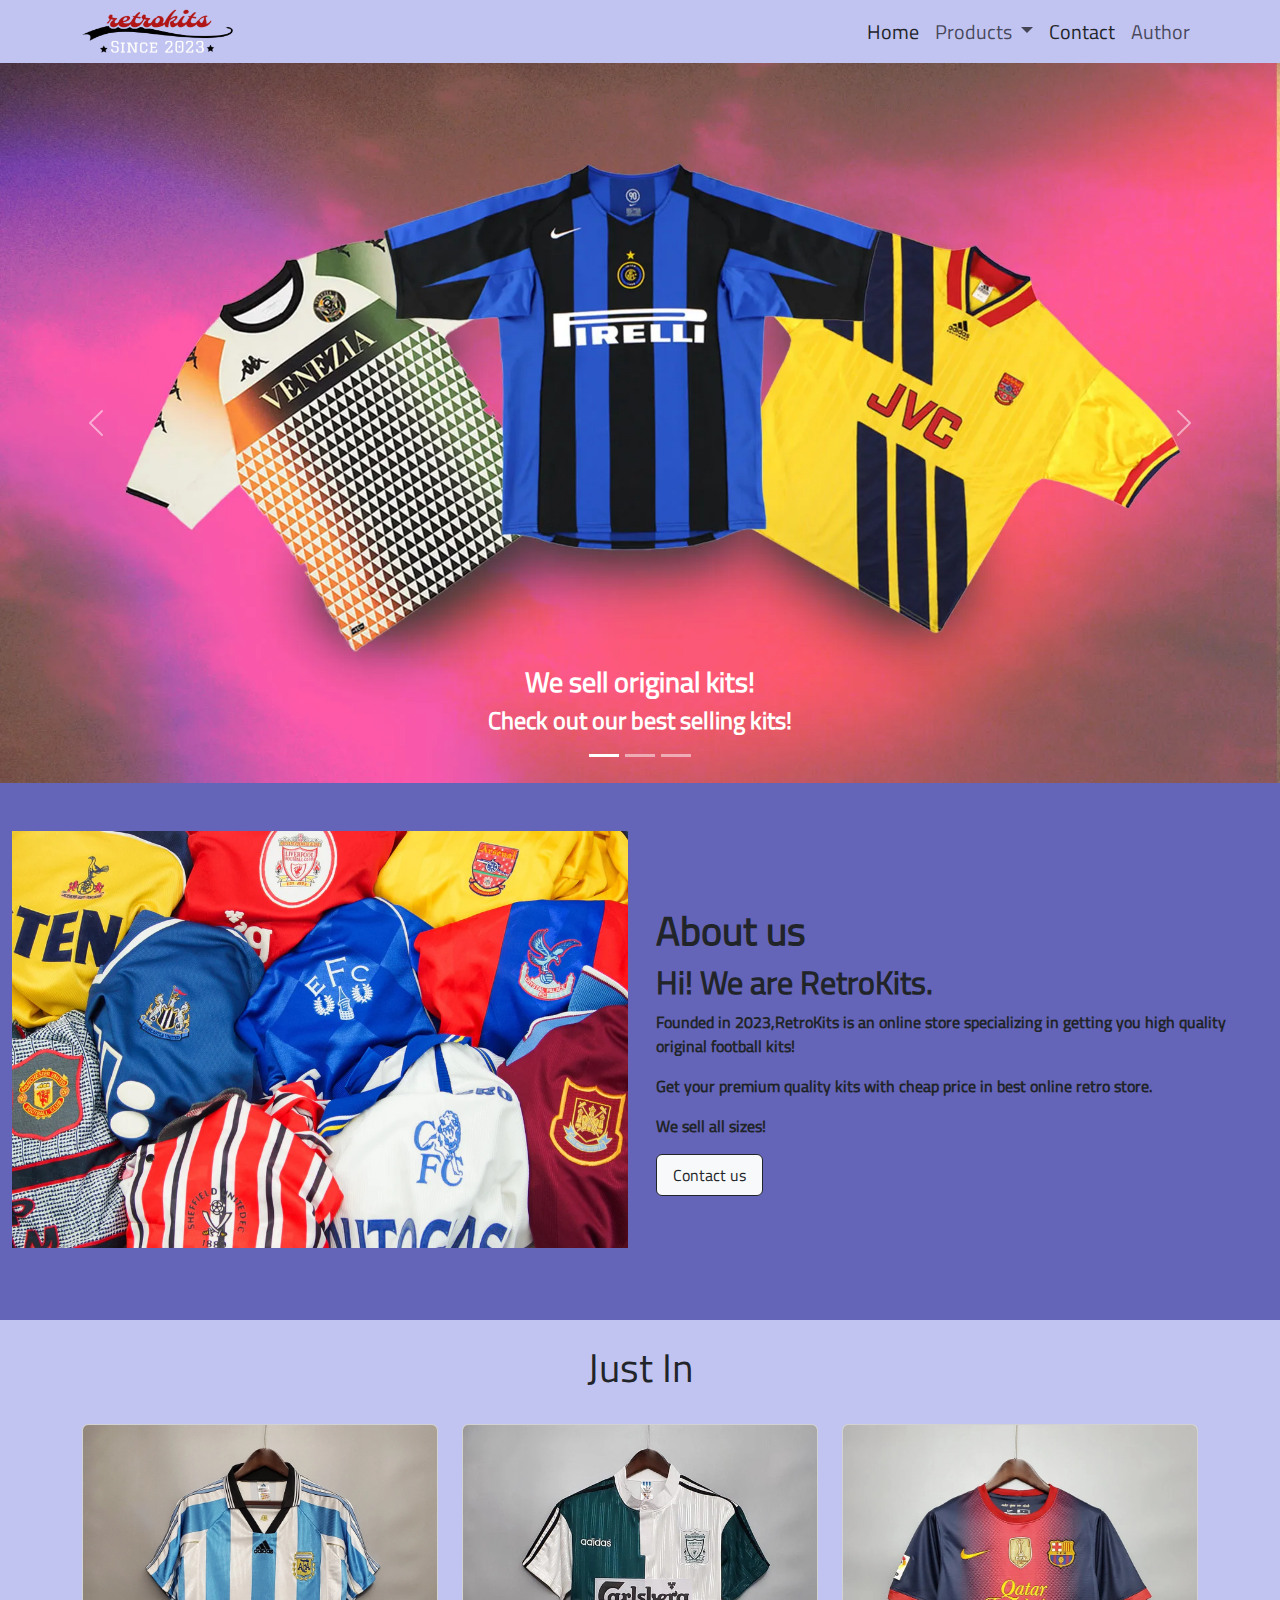
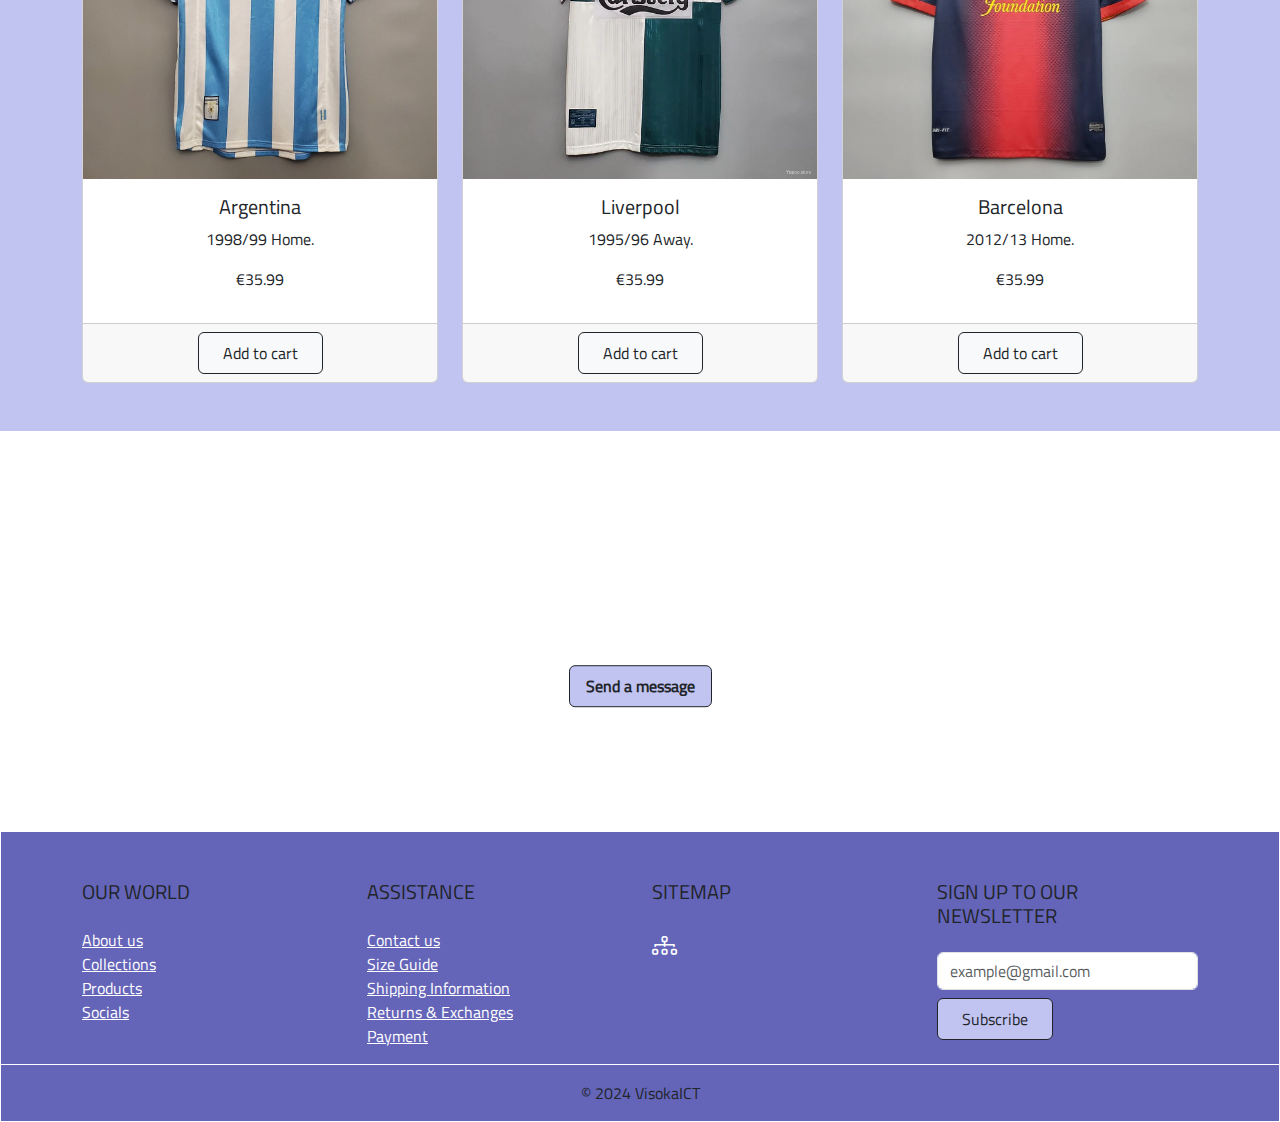
<file: index.html>
<!doctype html>
<html lang="en">
  <head>
    <meta charset="utf-8">
    <meta name="viewport" content="width=device-width, initial-scale=1">
    <meta name="keywords" content="shop,jersey,football,kit,preorder"/>
    <meta name="description" content="Catch our new retro kits releases."/>
    <meta name="copyright" content="All rights reserved" />
    <meta name="author" content="Teodora Micic 263/22" />
    <link rel="shortcut icon" href="assets/img/favicon.ico.png" type="image/x-icon"/>
    <title>RetroKits</title>
    <link href="https://cdn.jsdelivr.net/npm/bootstrap@5.3.3/dist/css/bootstrap.min.css" rel="stylesheet" integrity="sha384-QWTKZyjpPEjISv5WaRU9OFeRpok6YctnYmDr5pNlyT2bRjXh0JMhjY6hW+ALEwIH" crossorigin="anonymous"/>
    <link rel="stylesheet" href="https://cdn.jsdelivr.net/npm/bootstrap-icons@1.11.3/font/bootstrap-icons.min.css"/>
    <link rel="stylesheet" href="assets/css/style.css"/>
    <link rel="stylesheet" href="assets/responsive.css/style.css"/>
  </head>
  <body>
    <!--NAV-->
    <nav class="navbar navbar-expand-lg  py-1" style="background-color:#c1c3f1;">
        <div class="container">
        <div class="logobox d-flex align-items-center justify-content-between">
          <a href="index.html"><img src="assets/img/Logo.png" class="img-fluid navbar-brand logo" alt="Logo" /></a>
          </div>
          <button class="navbar-toggler" type="button" data-bs-toggle="collapse" data-bs-target="#navBar">
            <span class="navbar-toggler-icon"></span>
          </button>
          <div class="collapse navbar-collapse" id="navBar">
            <ul class="navbar-nav ms-auto">
              <li class="nav-item">
                <a class="nav-link active fs-5 text-dark" aria-current="page" href="index.html">Home</a>
              </li>
                <li class="nav-item dropdown fs-5 text-dark">
                    <a class="nav-link dropdown-toggle" href="products.html" role="button" data-bs-toggle="dropdown" aria-expanded="false">
                      Products
                    </a>
                    <ul class="dropdown-menu p-2">
                      <li><a class="dropdown-item mb-1" href="products.html#best">Best Sellers</a></li>
                      <li><a class="dropdown-item mb-1" href="products.html#new">Pre-order</a></li>
                    </ul>
                  </li>
              <li class="nav-item">
                <a class="nav-link fs-5 text-dark" href="contact.html">Contact</a>
              </li>
              <li class="nav-item fs-5 text-dark">
                <a class="nav-link" href="author.html">Author</a>
              </li>
            </ul>
          </div>
        </div>
      </nav>
<!--Carousel-->
      <div id="carouselExampleCaptions" class="carousel slide" data-bs-ride="carousel">
        <div class="carousel-indicators">
          <button type="button" data-bs-target="#carouselExampleCaptions" data-bs-slide-to="0" class="active" aria-current="true" aria-label="Slide 1"></button>
          <button type="button" data-bs-target="#carouselExampleCaptions" data-bs-slide-to="1" aria-label="Slide 2"></button>
          <button type="button" data-bs-target="#carouselExampleCaptions" data-bs-slide-to="2" aria-label="Slide 3"></button>
        </div>
        <div class="carousel-inner">
          <div class="carousel-item active">
            <img src="assets/img/slide1.webp" class="d-block w-100" alt="jerseysslide">
            <div class="carousel-caption">
              <h3 class="fw-bold">We sell original kits!</h3>
              <h4 class="fw-bold">Check out our best selling kits!</h4>
            </div>
          </div>
          <div class="carousel-item">
            <img src="assets/img/slide2.jpg" class="d-block w-100" alt="modelsslide">
            <div class="carousel-caption">
              <h3 class="fw-bold">Be fashionable</h3>
              <h4 class="fw-bold">Football jerseys never go out of style</h4>
            </div>
          </div>
          <div class="carousel-item">
            <img src="assets/img/slide3.png" class="d-block w-100" alt="juventusslide">
            <div class="carousel-caption">
              <h3 class="fw-bold text-dark">New kits coming soon!</h3>
              <h4 class="fw-bold text-dark">Be the first one to pre-order!</h4>
            </div>
          </div>
        </div>
        <button class="carousel-control-prev" type="button" data-bs-target="#carouselExampleCaptions" data-bs-slide="prev">
          <span class="carousel-control-prev-icon" aria-hidden="true"></span>
          <span class="visually-hidden">Previous</span>
        </button>
        <button class="carousel-control-next" type="button" data-bs-target="#carouselExampleCaptions" data-bs-slide="next">
          <span class="carousel-control-next-icon" aria-hidden="true"></span>
          <span class="visually-hidden">Next</span>
        </button>
      </div>
<!--ABOUT-->
<section id="about">
<div class="container-fluid py-5 bgColorDark">
    <div class="row justify-content-center align-items-center">
        <div class="col-md-10 col-lg-6 mb-4"><img class="img-fluid" src="assets/img/kits.webp" alt="jerseys2"/></div>
        <div class="col-lg-6 p-3">
                <div class="row title">
                <h1 class="fw-bold">About us</h1>
                <h2 class="fw-bold">Hi! We are RetroKits.</h2>
                </div>
                <p class="fw-bold">Founded in 2023,RetroKits is an online store specializing in getting you high quality original football kits!</p>
                <p class="fw-bold">Get your premium quality kits with cheap price in best online retro store.</p>
                <p class="fw-bold">We sell all sizes!</p>
                <a href="contact.html" role="button" class="btn btn-light btn-outline-dark d-inline-block py-2 px-3">Contact us</a>   
                </div>
    </div>
  </div>
</section>
  <!--JUST IN-->
  <section class="cardssection bgColorLight">
  <div class="container pb-5 pt-4">
    <div class="row">
        <div class="col-12 text-center pb-4">
            <h1>Just In</h1>
        </div>
    </div>
    <div class="row row-cols-1 row-cols-md-3 g-4 ">
        <div class="col">
          <div class="card text-center mb-3 h-100 ">
            <img src="assets/img/argentina.webp" class="card-img-top" alt="argentina">
            <div class="card-body ">
              <h5 class="card-title">Argentina</h5>
              <p class="card-text">1998/99 Home.</p>
              <p class="card-text">&euro;35.99</p>
            </div>
            <div class="card-footer ">
                <a href="contact.html" class="btn btn-light  btn-outline-dark py-2 px-4 d-inline-block">Add to cart</a>
            </div>
          </div>
        </div>
        <div class="col">
          <div class="card text-center mb-3 h-100">
            <img src="assets/img/liverpoolaway1995-96.webp" class="card-img-top" alt="liverpool">
            <div class="card-body">
              <h5 class="card-title">Liverpool</h5>
              <p class="card-text">1995/96 Away.</p>
              <p class="card-text">&euro;35.99</p>
            </div>
            <div class="card-footer">
                 <a href="contact.html" class="btn btn-light  btn-outline-dark py-2 px-4 ">Add to cart</a>
            </div>
          </div>
        </div>
        <div class="col">
          <div class="card text-center mb-3 h-100">
            <img src="assets/img/barcelona2012.webp" class="card-img-top" alt="barcelona">
            <div class="card-body">
              <h5 class="card-title">Barcelona</h5>
              <p class="card-text">2012/13 Home.</p>
              <p class="card-text">&euro;35.99</p>
            </div>
            <div class="card-footer">
                <a href="contact.html" class="btn  btn-light  btn-outline-dark py-2 px-4 d-inline-block">Add to cart</a>
            </div>
          </div>
        </div>
      </div>
  </div>
</section>
<!--SEND A MESSAGE-->
<section class="mssgBg ">
    <div class="container">
        <div class="row">
            <div class="col-md-12 text-center">
                <div class="mssg-text">
                    <h2>Want something that we don't have?</h2>
                    <h3>Send us a message and tell us what you want!</h3>
                    <a href="contact.html" class="btn  btn-m  btn-outline-dark py-2 px-3 d-inline-block fw-bold">Send a message</a>
                </div>
            </div>
        </div>
    </div>
</section>
<!--FOOTER-->
    <footer class="bgColorDark text-center text-lg-start border border-white  pt-5">
    <div class="container">
      <div class="row">
        <div class="col-lg-3 col-md-6 mb-4 mb-lg-0">
          <h5 class="text-uppercase mb-4">OUR WORLD</h5>

          <ul class="list-unstyled mb-4">
            <li>
              <a href="index.html#about" class="text-white">About us</a>
            </li>
            <li>
              <a href="products.html#best" class="text-white">Collections</a>
            </li>
            <li>
                <a href="products.html#new" class="text-white">Products</a>
              </li>
              <li>
                <a href="http://www.instagram.com" class="text-white">Socials</a>
              </li>
          </ul>
        </div>
        <div class="col-lg-3 col-md-6 mb-4 mb-lg-0">
          <h5 class="text-uppercase mb-4">Assistance</h5>

          <ul class="list-unstyled">
            <li>
              <a href="contact.html" class="text-white">Contact us</a>
            </li>
            <li>
              <a href="contact.html" class="text-white">Size Guide</a>
            </li>
            <li>
              <a href="contact.html" class="text-white">Shipping Information</a>
            </li>
            <li>
              <a href="contact.html" class="text-white">Returns & Exchanges</a>
            </li>
            <li>
              <a href="contact.html" class="text-white">Payment</a>
            </li>
          </ul>
        </div>
        <div class="sitemap col-lg-3 col-md-6 mb-4 mb-lg-0">
          <h5 class="text-uppercase mb-4">Sitemap</h5>
          <ul class="list-unstyled">
            <li>
              <a href="sitemap.xml" class="text-white"><i class="bi bi-diagram-3"></i></a>
            </li>
          </ul>
        </div>
        <div class="col-lg-3 col-md-6 mb-4 mb-lg-0">
          <h5 class="text-uppercase mb-4">Sign up to our newsletter</h5>

          <div class="form-outline form-white mb-4">
            <input type="email" id="formemail" class="form-control" placeholder="example@gmail.com"/>
            <button type="button" class="btn btn-m  btn-outline-dark py-2 px-4 mt-2 d-block" data-bs-toggle="modal" data-bs-target="#exampleModal">
                Subscribe
              </button>
          </div>
        </div>
      </div>
    </div>
    <div class="text-center p-3 border-top border-white">
      © 2024 VisokaICT
    </div>
  </footer>
<!--END FOOTER-->
  <!-- Modal -->
  <div class="modal fade" id="exampleModal" tabindex="-1" aria-labelledby="exampleModalLabel" aria-hidden="true">
    <div class="modal-dialog">
      <div class="modal-content">
        <div class="modal-header">
          <h5 class="modal-title" id="exampleModalLabel">Newsletter</h5>
          <button type="button" class="btn-close" data-bs-dismiss="modal" aria-label="Close"></button>
        </div>
        <div class="modal-body">
          <p>Thank you for subscribing!</p>
        </div>
        <div class="modal-footer">
          <button type="button" class="btn btn-secondary" data-bs-dismiss="modal">Cancel</button>
          <button type="button" class="btn btn-primary">Save changes</button>
        </div>
      </div>
    </div>
  </div>
    <!--END MODAL-->
    <script src="https://cdn.jsdelivr.net/npm/@popperjs/core@2.11.8/dist/umd/popper.min.js" integrity="sha384-I7E8VVD/ismYTF4hNIPjVp/Zjvgyol6VFvRkX/vR+Vc4jQkC+hVqc2pM8ODewa9r" crossorigin="anonymous"></script>
    <script src="https://cdn.jsdelivr.net/npm/bootstrap@5.3.3/dist/js/bootstrap.bundle.min.js" integrity="sha384-YvpcrYf0tY3lHB60NNkmXc5s9fDVZLESaAA55NDzOxhy9GkcIdslK1eN7N6jIeHz" crossorigin="anonymous"></script>
  </body>
</html>
</file>
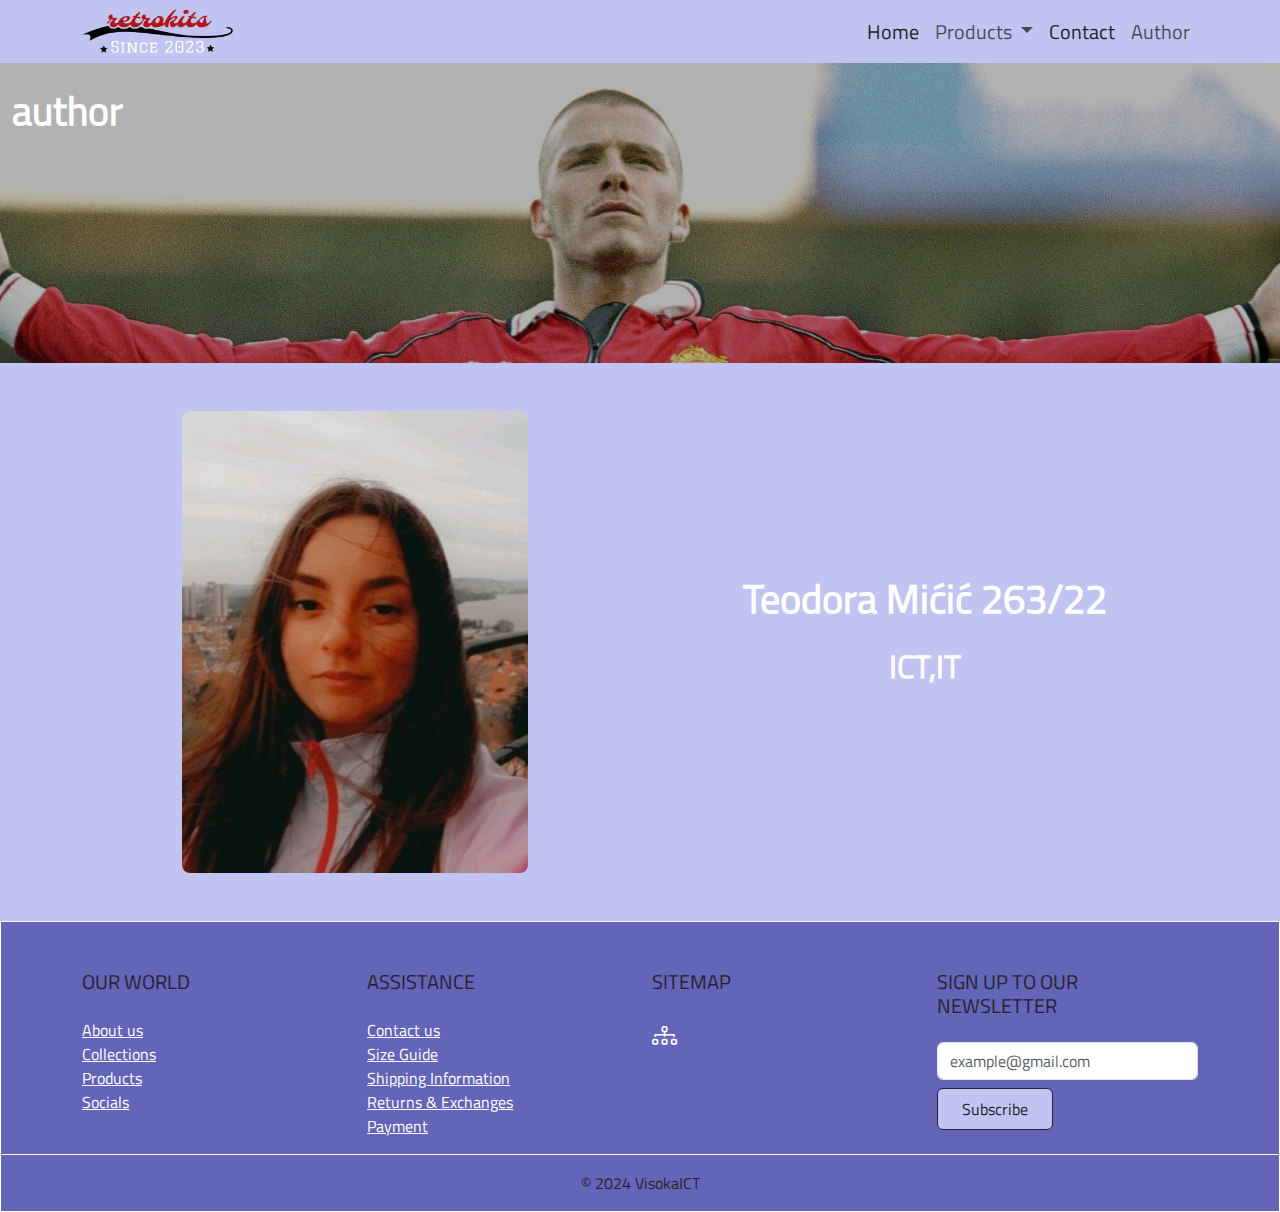
<file: author.html>
<!doctype html>
<html lang="en">
  <head>
    <meta charset="utf-8">
    <meta name="viewport" content="width=device-width, initial-scale=1">
    <meta name="keywords" content="shop,jersey,football,kit, preorder"/>
    <meta name="description" content="Catch our new retro kits releases."/>
    <meta name="copyright" content="All rights reserved" />
    <meta name="author" content="Teodora Micic 263/22" />
    <link rel="shortcut icon" href="assets/img/favicon.ico.png" type="image/x-icon"/>
    <title>RetroKits</title>
    <link href="https://cdn.jsdelivr.net/npm/bootstrap@5.3.3/dist/css/bootstrap.min.css" rel="stylesheet" integrity="sha384-QWTKZyjpPEjISv5WaRU9OFeRpok6YctnYmDr5pNlyT2bRjXh0JMhjY6hW+ALEwIH" crossorigin="anonymous"/>
    <link rel="stylesheet" href="https://cdn.jsdelivr.net/npm/bootstrap-icons@1.11.3/font/bootstrap-icons.min.css"/>
    <link rel="stylesheet" href="assets/css/style.css"/>
    <link rel="stylesheet" href="assets/responsive.css/style.css"/>
  </head>
  <body>
    <!--NAV-->
    <nav class="navbar navbar-expand-lg  py-1" style="background-color:#c1c3f1;">
        <div class="container">
        <div class="logobox d-flex align-items-center justify-content-between">
          <a href="index.html"><img src="assets/img/Logo.png" class="img-fluid navbar-brand logo" alt="Logo" /></a>
          </div>
          <button class="navbar-toggler" type="button" data-bs-toggle="collapse" data-bs-target="#navBar">
            <span class="navbar-toggler-icon"></span>
          </button>
          <div class="collapse navbar-collapse" id="navBar">
            <ul class="navbar-nav ms-auto">
              <li class="nav-item">
                <a class="nav-link active fs-5 text-dark" aria-current="page" href="index.html">Home</a>
              </li>
                <li class="nav-item dropdown fs-5 text-dark">
                    <a class="nav-link dropdown-toggle" href="products.html" role="button" data-bs-toggle="dropdown" aria-expanded="false">
                      Products
                    </a>
                    <ul class="dropdown-menu p-2">
                      <li><a class="dropdown-item mb-1" href="products.html#best">Best Sellers</a></li>
                      <li><a class="dropdown-item mb-1" href="products.html#new">Pre-order</a></li>
                    </ul>
                  </li>
              <li class="nav-item">
                <a class="nav-link fs-5 text-dark" href="contact.html">Contact</a>
              </li>
              <li class="nav-item fs-5 text-dark">
                <a class="nav-link" href="author.html">Author</a>
              </li>
            </ul>
          </div>
        </div>
      </nav>


      <div class="container-fluid  bgP  py-4">
        <div class="row title">
        <h1 class="fw-semibold text-white">author</h1>
</div>
</div>
  <!--AUTHOR-->
  <section class="bgColorLight">
    <div class="container">
      <div class="row d-flex align-items-center">
        <div class="col-md-6 d-flex justify-content-center align-items-center">
          <div  class="d-flex justify-content-center align-items-center m-5" >
            <img src="assets/img/slikamm.jpg" alt="author" class="rounded-3" width="85%"/>
          </div>
        </div>
        <div class="col-md-6">
          <h1 class="fw-bold mb-4 text-center text-white">Teodora Mićić 263/22</h1>
          <h2 class="fw-bold mb-4 text-center text-white">ICT,IT</h2>
        </div>
      </div>
  </div>
</section>
<!--FOOTER-->
<footer class="bgColorDark text-center text-lg-start border border-white  pt-5">
    <div class="container">
      <div class="row">
        <div class="col-lg-3 col-md-6 mb-4 mb-lg-0">
          <h5 class="text-uppercase mb-4">OUR WORLD</h5>

          <ul class="list-unstyled mb-4">
            <li>
              <a href="index.html#about" class="text-white">About us</a>
            </li>
            <li>
              <a href="products.html#best" class="text-white">Collections</a>
            </li>
            <li>
                <a href="products.html#new" class="text-white">Products</a>
              </li>
              <li>
                <a href="http://www.instagram.com" class="text-white">Socials</a>
              </li>
          </ul>
        </div>
        <div class="col-lg-3 col-md-6 mb-4 mb-lg-0">
          <h5 class="text-uppercase mb-4">Assistance</h5>

          <ul class="list-unstyled">
            <li>
              <a href="contact.html" class="text-white">Contact us</a>
            </li>
            <li>
              <a href="contact.html" class="text-white">Size Guide</a>
            </li>
            <li>
              <a href="contact.html" class="text-white">Shipping Information</a>
            </li>
            <li>
              <a href="contact.html" class="text-white">Returns & Exchanges</a>
            </li>
            <li>
              <a href="contact.html" class="text-white">Payment</a>
            </li>
          </ul>
        </div>
        <div class="sitemap col-lg-3 col-md-6 mb-4 mb-lg-0">
          <h5 class="text-uppercase mb-4">Sitemap</h5>
          <ul class="list-unstyled">
            <li>
              <a href="sitemap.xml" class="text-white"><i class="bi bi-diagram-3"></i></a>
            </li>
          </ul>
        </div>
        <div class="col-lg-3 col-md-6 mb-4 mb-lg-0">
          <h5 class="text-uppercase mb-4">Sign up to our newsletter</h5>

          <div class="form-outline form-white mb-4">
            <input type="email" id="formemail" class="form-control" placeholder="example@gmail.com" />
            <button type="button" class="btn btn-m  btn-outline-dark py-2 px-4 mt-2 d-block" data-bs-toggle="modal" data-bs-target="#exampleModal">
                Subscribe
              </button>
          </div>
        </div>
      </div>
    </div>
    <div class="text-center p-3 border-top border-white">
      © 2024 VisokaICT
    </div>
  </footer>



<!--END FOOTER-->
 <!-- Modal -->
 <div class="modal fade" id="exampleModal" tabindex="-1" aria-labelledby="exampleModalLabel" aria-hidden="true">
    <div class="modal-dialog">
      <div class="modal-content">
        <div class="modal-header">
          <h5 class="modal-title" id="exampleModalLabel">Newsletter</h5>
          <button type="button" class="btn-close" data-bs-dismiss="modal" aria-label="Close"></button>
        </div>
        <div class="modal-body">
          <p>Thank you for subscribing!</p>
        </div>
        <div class="modal-footer">
          <button type="button" class="btn btn-secondary" data-bs-dismiss="modal">Cancel</button>
          <button type="button" class="btn btn-primary">Save changes</button>
        </div>
      </div>
    </div>
  </div>
    <!--END MODAL-->
    <script src="https://cdn.jsdelivr.net/npm/@popperjs/core@2.11.8/dist/umd/popper.min.js" integrity="sha384-I7E8VVD/ismYTF4hNIPjVp/Zjvgyol6VFvRkX/vR+Vc4jQkC+hVqc2pM8ODewa9r" crossorigin="anonymous"></script>
    <script src="https://cdn.jsdelivr.net/npm/bootstrap@5.3.3/dist/js/bootstrap.bundle.min.js" integrity="sha384-YvpcrYf0tY3lHB60NNkmXc5s9fDVZLESaAA55NDzOxhy9GkcIdslK1eN7N6jIeHz" crossorigin="anonymous"></script>
  </body>
</html>
</file>
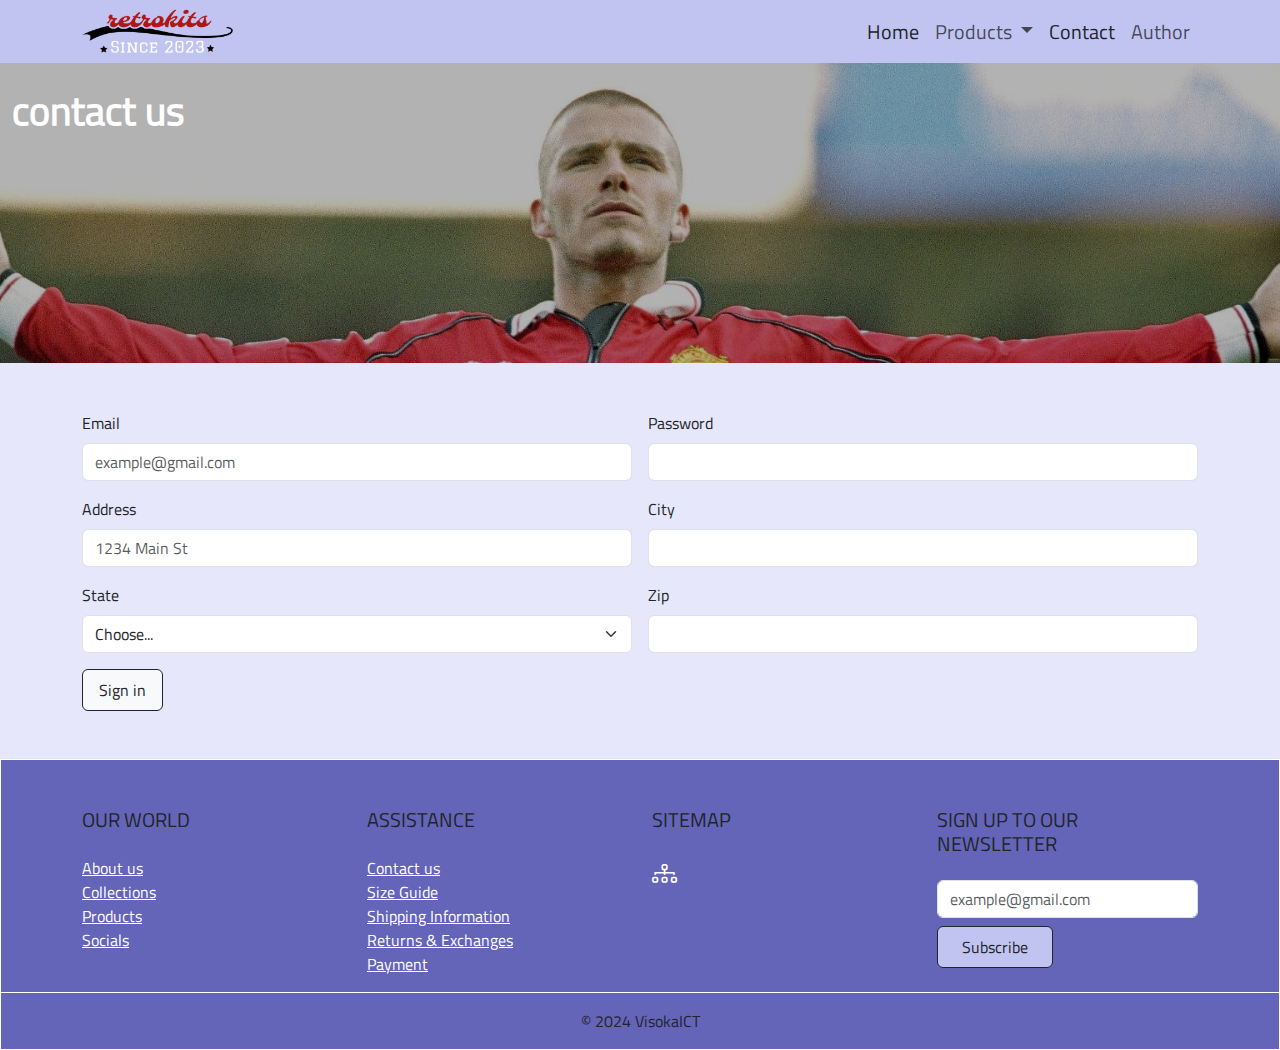
<file: contact.html>
<!doctype html>
<html lang="en">
  <head>
    <meta charset="utf-8">
    <meta name="viewport" content="width=device-width, initial-scale=1">
    <meta name="keywords" content="shop,jersey,football,kit, preorder"/>
    <meta name="description" content="Catch our new retro kits releases."/>
    <meta name="copyright" content="All rights reserved" />
    <meta name="author" content="Teodora Micic 263/22" />
    <link rel="shortcut icon" href="assets/img/favicon.ico.png" type="image/x-icon"/>
    <title>RetroKits</title>
    <link href="https://cdn.jsdelivr.net/npm/bootstrap@5.3.3/dist/css/bootstrap.min.css" rel="stylesheet" integrity="sha384-QWTKZyjpPEjISv5WaRU9OFeRpok6YctnYmDr5pNlyT2bRjXh0JMhjY6hW+ALEwIH" crossorigin="anonymous"/>
    <link rel="stylesheet" href="https://cdn.jsdelivr.net/npm/bootstrap-icons@1.11.3/font/bootstrap-icons.min.css"/>
    <link rel="stylesheet" href="assets/css/style.css"/>
    <link rel="stylesheet" href="assets/responsive.css/style.css"/>
  </head>
  <body>
    <!--NAV-->
    <nav class="navbar navbar-expand-lg  py-1" style="background-color:#c1c3f1;">
        <div class="container">
        <div class="logobox d-flex align-items-center justify-content-between">
          <a href="index.html"><img src="assets/img/Logo.png" class="img-fluid navbar-brand logo" alt="Logo" /></a>
          </div>
          <button class="navbar-toggler" type="button" data-bs-toggle="collapse" data-bs-target="#navBar">
            <span class="navbar-toggler-icon"></span>
          </button>
          <div class="collapse navbar-collapse" id="navBar">
            <ul class="navbar-nav ms-auto">
              <li class="nav-item">
                <a class="nav-link active fs-5 text-dark" aria-current="page" href="index.html">Home</a>
              </li>
                <li class="nav-item dropdown fs-5 text-dark">
                    <a class="nav-link dropdown-toggle" href="products.html" role="button" data-bs-toggle="dropdown" aria-expanded="false">
                      Products
                    </a>
                    <ul class="dropdown-menu p-2">
                      <li><a class="dropdown-item mb-1" href="products.html#best">Best Sellers</a></li>
                      <li><a class="dropdown-item mb-1" href="products.html#new">Pre-order</a></li>
                    </ul>
                  </li>
              <li class="nav-item">
                <a class="nav-link fs-5 text-dark" href="contact.html">Contact</a>
              </li>
              <li class="nav-item fs-5 text-dark">
                <a class="nav-link" href="author.html">Author</a>
              </li>
            </ul>
          </div>
        </div>
      </nav>


      <div class="container-fluid  bgP  py-4">
        <div class="row title">
        <h1 class="fw-semibold text-white">contact us</h1>
</div>
</div>
  <!--FORM-->
  <section class="bgForm">
  <div class="container py-5 ">
  <form class="row g-3 justify-content-between align-items-center g-3">
    <div class="col-md-6">
      <label for="inputEmail4" class="form-label">Email</label>
      <input type="email" class="form-control" id="inputEmail4"placeholder="example@gmail.com">
    </div>
    <div class="col-md-6">
      <label for="inputPassword4" class="form-label">Password</label>
      <input type="password" class="form-control" id="inputPassword4">
    </div>
    <div class="col-md-6">
      <label for="inputAddress" class="form-label">Address</label>
      <input type="text" class="form-control" id="inputAddress" placeholder="1234 Main St">
    </div>
    <div class="col-md-6">
      <label for="inputCity" class="form-label">City</label>
      <input type="text" class="form-control" id="inputCity">
    </div>
    <div class="col-md-6">
      <label for="inputState" class="form-label">State</label>
      <select id="inputState" class="form-select">
        <option selected>Choose...</option>
        <option>...</option>
      </select>
    </div>
    <div class="col-md-6">
      <label for="inputZip" class="form-label">Zip</label>
      <input type="text" class="form-control" id="inputZip">
    </div>
    <div class="col-12">
      <button type="submit" class="btn  btn-light btn-outline-dark py-2 px-3">Sign in</button>
    </div>
  </form>
</div>
</section>
<!--FOOTER-->
<footer class="bgColorDark text-center text-lg-start border border-white  pt-5">
    <div class="container">
      <div class="row">
        <div class="col-lg-3 col-md-6 mb-4 mb-lg-0">
          <h5 class="text-uppercase mb-4">OUR WORLD</h5>

          <ul class="list-unstyled mb-4">
            <li>
              <a href="index.html#about" class="text-white">About us</a>
            </li>
            <li>
              <a href="products.html#best" class="text-white">Collections</a>
            </li>
            <li>
                <a href="products.html#new" class="text-white">Products</a>
              </li>
              <li>
                <a href="http://www.instagram.com" class="text-white">Socials</a>
              </li>
          </ul>
        </div>
        <div class="col-lg-3 col-md-6 mb-4 mb-lg-0">
          <h5 class="text-uppercase mb-4">Assistance</h5>

          <ul class="list-unstyled">
            <li>
              <a href="contact.html" class="text-white">Contact us</a>
            </li>
            <li>
              <a href="contact.html" class="text-white">Size Guide</a>
            </li>
            <li>
              <a href="contact.html" class="text-white">Shipping Information</a>
            </li>
            <li>
              <a href="contact.html" class="text-white">Returns & Exchanges</a>
            </li>
            <li>
              <a href="contact.html" class="text-white">Payment</a>
            </li>
          </ul>
        </div>
        <div class="sitemap col-lg-3 col-md-6 mb-4 mb-lg-0">
          <h5 class="text-uppercase mb-4">Sitemap</h5>
          <ul class="list-unstyled">
            <li>
              <a href="sitemap.xml" class="text-white"><i class="bi bi-diagram-3"></i></a>
            </li>
          </ul>
        </div>
        <div class="col-lg-3 col-md-6 mb-4 mb-lg-0">
          <h5 class="text-uppercase mb-4">Sign up to our newsletter</h5>

          <div class="form-outline form-white mb-4">
            <input type="email" id="formemail" class="form-control" placeholder="example@gmail.com"/>
            <button type="button" class="btn btn-m  btn-outline-dark py-2 px-4 mt-2 d-block" data-bs-toggle="modal" data-bs-target="#exampleModal">
                Subscribe
              </button>
          </div>
        </div>
      </div>
    </div>
    <div class="text-center p-3 border-top border-white">
      © 2024 VisokaICT
    </div>
  </footer>


<!--END FOOTER-->
 <!-- Modal -->
 <div class="modal fade" id="exampleModal" tabindex="-1" aria-labelledby="exampleModalLabel" aria-hidden="true">
    <div class="modal-dialog">
      <div class="modal-content">
        <div class="modal-header">
          <h5 class="modal-title" id="exampleModalLabel">Newsletter</h5>
          <button type="button" class="btn-close" data-bs-dismiss="modal" aria-label="Close"></button>
        </div>
        <div class="modal-body">
          <p>Thank you for subscribing!</p>
        </div>
        <div class="modal-footer">
          <button type="button" class="btn btn-secondary" data-bs-dismiss="modal">Cancel</button>
          <button type="button" class="btn btn-primary">Save changes</button>
        </div>
      </div>
    </div>
  </div>
    <!--END MODAL-->
    <script src="https://cdn.jsdelivr.net/npm/@popperjs/core@2.11.8/dist/umd/popper.min.js" integrity="sha384-I7E8VVD/ismYTF4hNIPjVp/Zjvgyol6VFvRkX/vR+Vc4jQkC+hVqc2pM8ODewa9r" crossorigin="anonymous"></script>
    <script src="https://cdn.jsdelivr.net/npm/bootstrap@5.3.3/dist/js/bootstrap.bundle.min.js" integrity="sha384-YvpcrYf0tY3lHB60NNkmXc5s9fDVZLESaAA55NDzOxhy9GkcIdslK1eN7N6jIeHz" crossorigin="anonymous"></script>
  </body>
</html>
</file>
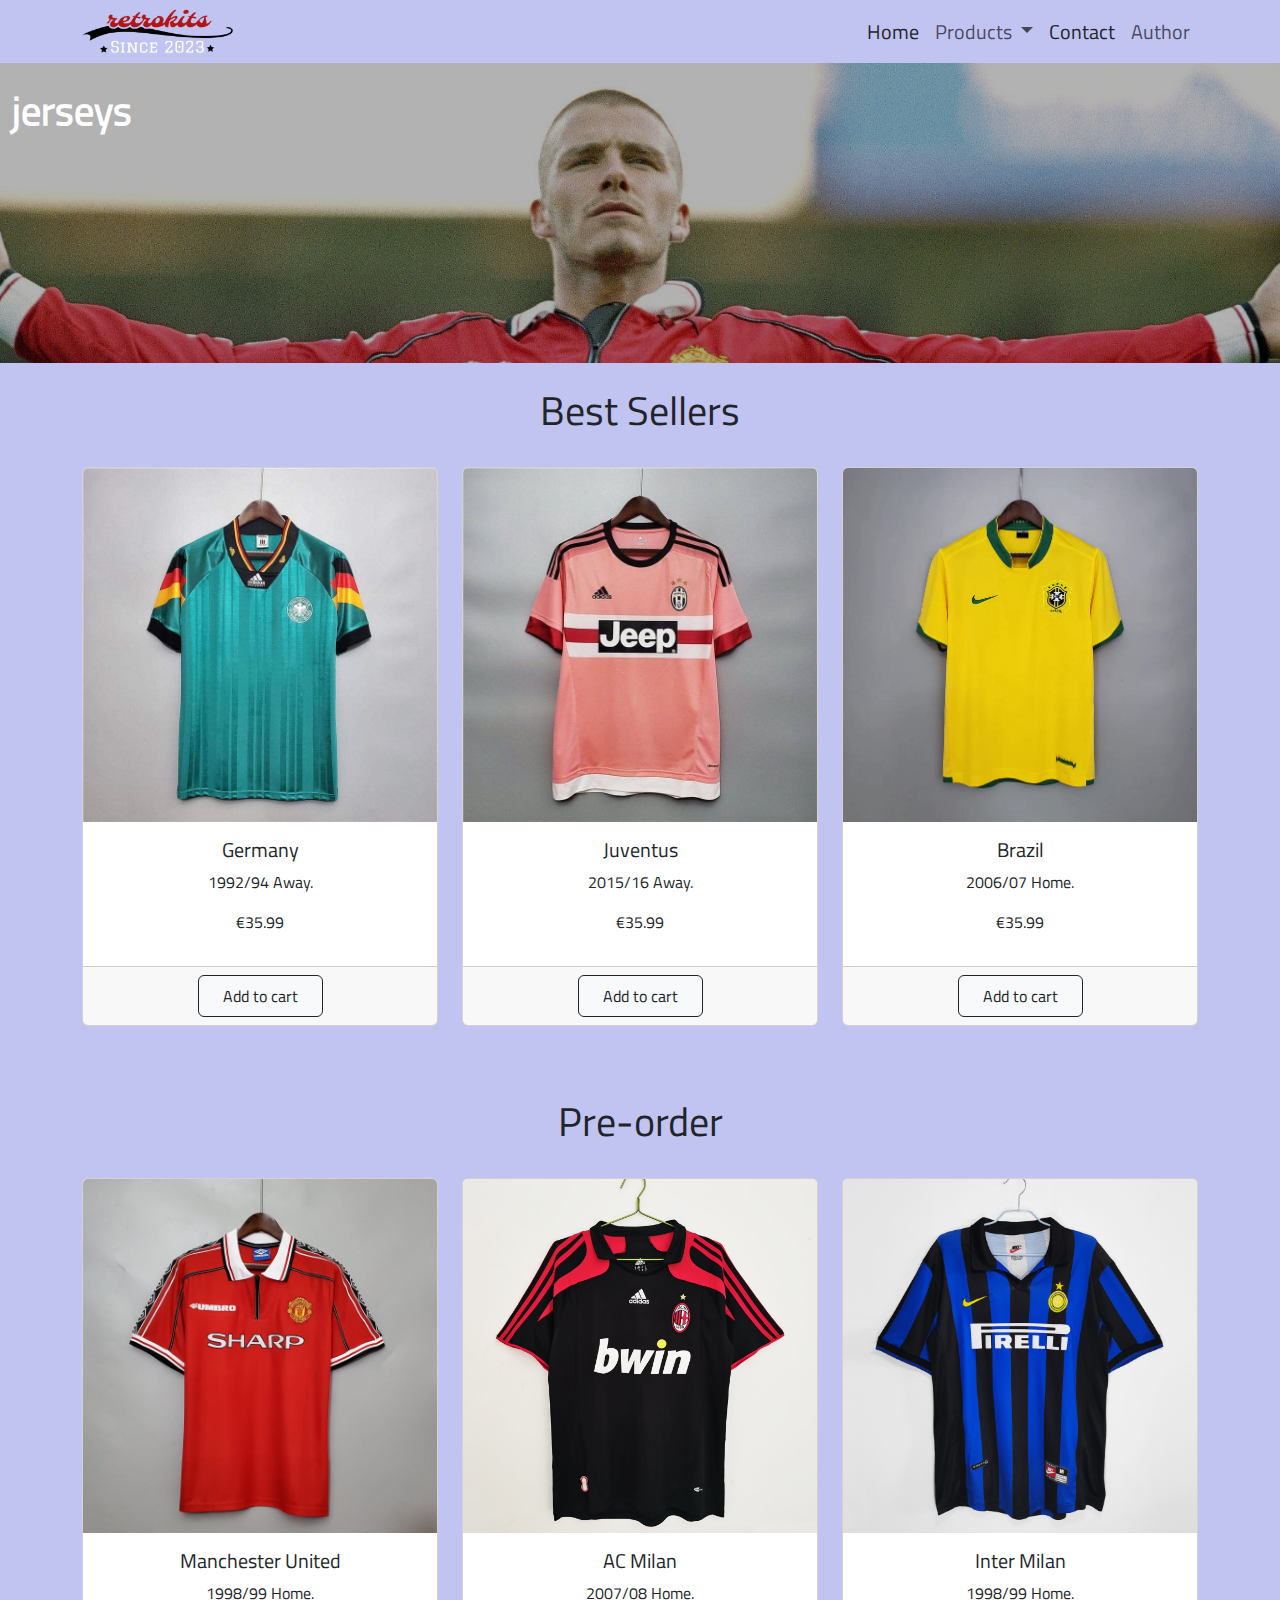
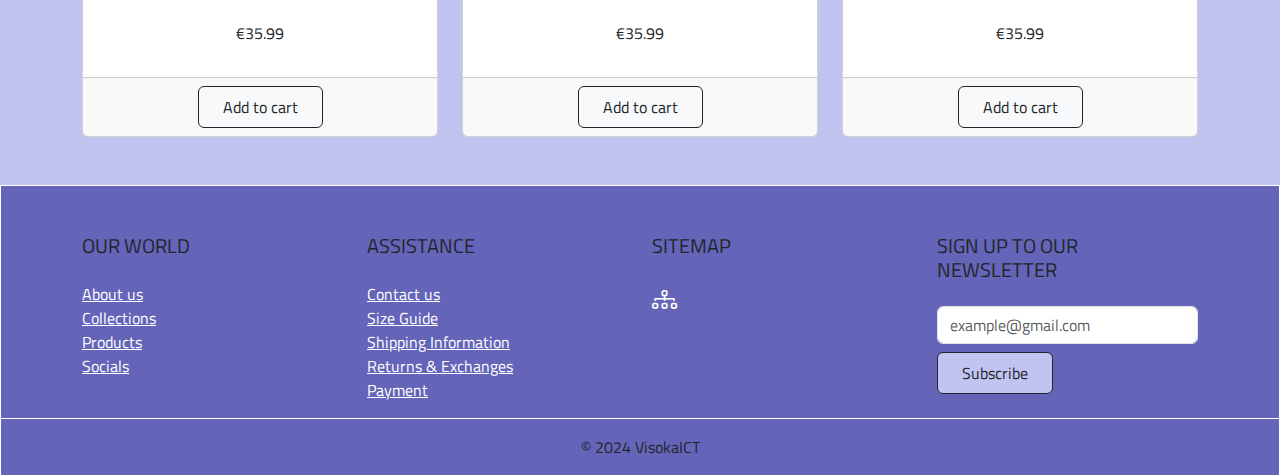
<file: products.html>
<!doctype html>
<html lang="en">
  <head>
    <meta charset="utf-8">
    <meta name="viewport" content="width=device-width, initial-scale=1">
    <meta name="keywords" content="shop,jersey,football,kit, preorder"/>
    <meta name="description" content="Catch our new retro kits releases!"/>
    <meta name="copyright" content="All rights reserved" />
    <meta name="author" content="Teodora Micic 263/22" />
    <link rel="shortcut icon" href="assets/img/favicon.ico.png" type="image/x-icon"/>
    <title>RetroKits</title>
    <link href="https://cdn.jsdelivr.net/npm/bootstrap@5.3.3/dist/css/bootstrap.min.css" rel="stylesheet" integrity="sha384-QWTKZyjpPEjISv5WaRU9OFeRpok6YctnYmDr5pNlyT2bRjXh0JMhjY6hW+ALEwIH" crossorigin="anonymous"/>
    <link rel="stylesheet" href="https://cdn.jsdelivr.net/npm/bootstrap-icons@1.11.3/font/bootstrap-icons.min.css"/>
    <link rel="stylesheet" href="assets/css/style.css"/>
    <link rel="stylesheet" href="assets/responsive.css/style.css"/>
  </head>
  <body>
    <!--NAV-->
    <nav class="navbar navbar-expand-lg  py-1" style="background-color:#c1c3f1;">
        <div class="container">
        <div class="logobox d-flex align-items-center justify-content-between">
          <a href="index.html"><img src="assets/img/Logo.png" class="img-fluid navbar-brand logo" alt="Logo" /></a>
          </div>
          <button class="navbar-toggler" type="button" data-bs-toggle="collapse" data-bs-target="#navBar">
            <span class="navbar-toggler-icon"></span>
          </button>
          <div class="collapse navbar-collapse" id="navBar">
            <ul class="navbar-nav ms-auto">
              <li class="nav-item">
                <a class="nav-link active fs-5 text-dark" aria-current="page" href="index.html">Home</a>
              </li>
                <li class="nav-item dropdown fs-5 text-dark">
                    <a class="nav-link dropdown-toggle" href="products.html" role="button" data-bs-toggle="dropdown" aria-expanded="false">
                      Products
                    </a>
                    <ul class="dropdown-menu p-2">
                      <li><a class="dropdown-item mb-1" href="products.html#best">Best Sellers</a></li>
                      <li><a class="dropdown-item mb-1" href="products.html#new">Pre-order</a></li>
                    </ul>
                  </li>
              <li class="nav-item">
                <a class="nav-link fs-5 text-dark" href="contact.html">Contact</a>
              </li>
              <li class="nav-item fs-5 text-dark">
                <a class="nav-link" href="author.html">Author</a>
              </li>
            </ul>
          </div>
        </div>
      </nav>


      <div class="container-fluid  bgP  py-4">
        <div class="row title">
        <h1 class="fw-semibold text-white">jerseys</h1>
</div>
</div>
  <!--JUST IN-->
  <section id="best" class="bgColorLight">
  <div class="container pb-5 pt-4">
    <div class="row">
        <div class="col-12 text-center pb-4">
            <h1>Best Sellers</h1>
        </div>
    </div>
    <div class="row row-cols-1 row-cols-md-3 g-4 ">
        <div class="col">
          <div class="card text-center mb-3 h-100 ">
            <img src="assets/img/germany.jpg" class="card-img-top" alt="germany">
            <div class="card-body ">
              <h5 class="card-title">Germany</h5>
              <p class="card-text">1992/94 Away.</p>
              <p class="card-text">&euro;35.99</p>
            </div>
            <div class="card-footer ">
                <a href="contact.html" class="btn btn-light  btn-outline-dark py-2 px-4 d-inline-block">Add to cart</a>
            </div>
          </div>
        </div>
        <div class="col">
          <div class="card text-center mb-3 h-100">
            <img src="assets/img/juventus.jpg" class="card-img-top" alt="juventus">
            <div class="card-body">
              <h5 class="card-title">Juventus</h5>
              <p class="card-text">2015/16 Away.</p>
              <p class="card-text">&euro;35.99</p>
            </div>
            <div class="card-footer">
                 <a href="contact.html" class="btn btn-light  btn-outline-dark py-2 px-4 ">Add to cart</a>
            </div>
          </div>
        </div>
        <div class="col">
          <div class="card text-center mb-3 h-100">
            <img src="assets/img/brazil.webp" class="card-img-top" alt="brazil">
            <div class="card-body">
              <h5 class="card-title">Brazil</h5>
              <p class="card-text">2006/07 Home.</p>
              <p class="card-text">&euro;35.99</p>
            </div>
            <div class="card-footer">
                <a href="contact.html" class="btn  btn-light  btn-outline-dark py-2 px-4 d-inline-block">Add to cart</a>
            </div>
          </div>
        </div>
      </div>
  </div>
</section>

<!--new-->
<section id="new" class="bgColorLight">
    <div class="container pb-5 pt-4">
      <div class="row">
          <div class="col-12 text-center pb-4">
              <h1>Pre-order</h1>
          </div>
      </div>
      <div class="row row-cols-1 row-cols-md-3 g-4 ">
          <div class="col">
            <div class="card text-center mb-3 h-100 ">
              <img src="assets/img/manchester.webp" class="card-img-top" alt="manchester">
              <div class="card-body ">
                <h5 class="card-title">Manchester United</h5>
                <p class="card-text">1998/99 Home.</p>
                <p class="card-text">&euro;35.99</p>
              </div>
              <div class="card-footer ">
                  <a href="contact.html" class="btn btn-light  btn-outline-dark py-2 px-4 d-inline-block">Add to cart</a>
              </div>
            </div>
          </div>
          <div class="col">
            <div class="card text-center mb-3 h-100">
              <img src="assets/img/acmilan.jpg" class="card-img-top" alt="acmilan">
              <div class="card-body">
                <h5 class="card-title">AC Milan</h5>
                <p class="card-text">2007/08 Home.</p>
                <p class="card-text">&euro;35.99</p>
              </div>
              <div class="card-footer">
                   <a href="contact.html" class="btn btn-light  btn-outline-dark py-2 px-4 ">Add to cart</a>
              </div>
            </div>
          </div>
          <div class="col">
            <div class="card text-center mb-3 h-100">
              <img src="assets/img/intermilan.jpg" class="card-img-top" alt="intermilan">
              <div class="card-body">
                <h5 class="card-title">Inter Milan</h5>
                <p class="card-text">1998/99 Home.</p>
                <p class="card-text">&euro;35.99</p>
              </div>
              <div class="card-footer">
                  <a href="contact.html" class="btn  btn-light  btn-outline-dark py-2 px-4 d-inline-block">Add to cart</a>
              </div>
            </div>
          </div>
        </div>
    </div>
  </section>
  
<!--FOOTER-->
<footer class="bgColorDark text-center text-lg-start border border-white  pt-5">
    <div class="container">
      <div class="row">
        <div class="col-lg-3 col-md-6 mb-4 mb-lg-0">
          <h5 class="text-uppercase mb-4">OUR WORLD</h5>

          <ul class="list-unstyled mb-4">
            <li>
              <a href="index.html#about" class="text-white">About us</a>
            </li>
            <li>
              <a href="products.html#best" class="text-white">Collections</a>
            </li>
            <li>
                <a href="products.html#new" class="text-white">Products</a>
              </li>
              <li>
                <a href="http://www.instagram.com" class="text-white">Socials</a>
              </li>
          </ul>
        </div>
        <div class="col-lg-3 col-md-6 mb-4 mb-lg-0">
          <h5 class="text-uppercase mb-4">Assistance</h5>

          <ul class="list-unstyled">
            <li>
              <a href="contact.html" class="text-white">Contact us</a>
            </li>
            <li>
              <a href="contact.html" class="text-white">Size Guide</a>
            </li>
            <li>
              <a href="contact.html" class="text-white">Shipping Information</a>
            </li>
            <li>
              <a href="contact.html" class="text-white">Returns & Exchanges</a>
            </li>
            <li>
              <a href="contact.html" class="text-white">Payment</a>
            </li>
          </ul>
        </div>
        <div class="sitemap col-lg-3 col-md-6 mb-4 mb-lg-0">
          <h5 class="text-uppercase mb-4">Sitemap</h5>
          <ul class="list-unstyled">
            <li>
              <a href="sitemap.xml" class="text-white"><i class="bi bi-diagram-3"></i></a>
            </li>
          </ul>
        </div>
        <div class="col-lg-3 col-md-6 mb-4 mb-lg-0">
          <h5 class="text-uppercase mb-4">Sign up to our newsletter</h5>

          <div class="form-outline form-white mb-4">
            <input type="email" id="formemail" class="form-control" placeholder="example@gmail.com"/>
            <button type="button" class="btn btn-m  btn-outline-dark py-2 px-4 mt-2 d-block" data-bs-toggle="modal" data-bs-target="#exampleModal">
                Subscribe
              </button>
          </div>
        </div>
      </div>
    </div>
    <div class="text-center p-3 border-top border-white">
      © 2024 VisokaICT
    </div>
  </footer>


   <!--END FOOTER-->
    <!-- Modal -->
  <div class="modal fade" id="exampleModal" tabindex="-1" aria-labelledby="exampleModalLabel" aria-hidden="true">
    <div class="modal-dialog">
      <div class="modal-content">
        <div class="modal-header">
          <h5 class="modal-title" id="exampleModalLabel">Newsletter</h5>
          <button type="button" class="btn-close" data-bs-dismiss="modal" aria-label="Close"></button>
        </div>
        <div class="modal-body">
          <p>Thank you for subscribing!</p>
        </div>
        <div class="modal-footer">
          <button type="button" class="btn btn-secondary" data-bs-dismiss="modal">Cancel</button>
          <button type="button" class="btn btn-primary">Save changes</button>
        </div>
      </div>
    </div>
  </div>
    <!--END MODAL-->
    <script src="https://cdn.jsdelivr.net/npm/@popperjs/core@2.11.8/dist/umd/popper.min.js" integrity="sha384-I7E8VVD/ismYTF4hNIPjVp/Zjvgyol6VFvRkX/vR+Vc4jQkC+hVqc2pM8ODewa9r" crossorigin="anonymous"></script>
    <script src="https://cdn.jsdelivr.net/npm/bootstrap@5.3.3/dist/js/bootstrap.bundle.min.js" integrity="sha384-YvpcrYf0tY3lHB60NNkmXc5s9fDVZLESaAA55NDzOxhy9GkcIdslK1eN7N6jIeHz" crossorigin="anonymous"></script>
  </body>
</html>
</file>
<file: assets/css/style.css>
:root{
    --bglight:#c1c3f1;
    --bgdark:#6464b9;
    --white:#fff;
    --inputmodal:#7474cb;
    --form:#e6e7fa;
}
*{font-family: fontmine;}
@font-face {
    font-family:fontmine;
    src: url(../font/TitilliumWeb-Regular.ttf);
}
ul{list-style-type: none;}
html{
    scroll-behavior: smooth;

}
.logo{
    width:155px;
}
.bgColorLight{
    background-color: var(--bglight);
}
.bgColorDark{
    background-color: var(--bgdark);
}
.bgForm{background-color: var(--form);}
.mssgBg ,.bgP{
    background-size: cover; 
    position:relative;
    background-attachment: fixed;
    color:white;
    background-position: center;
}
.mssgBg{
    background-image:linear-gradient(rgba(0,0,0,0.3),rgba(0,0,0,0.3)), url("../img/mssbgbanner.jpg") ;
     height:400px;
}
.bgP{
    background-image:linear-gradient(rgba(0,0,0,0.3),rgba(0,0,0,0.3)), url("../img/beckham.jpg") ;
height:300px;
}
.mssg-text{
    width:90%;
    position:absolute;
    top:50%;
    left:50%;
    transform:translate(-50%,-50%);
    text-align:center;
}.mssg-text h2{
    font-size: 50px;
}
.btn-m{
font-size: 16px;
background: var(--bglight);
}
.sitemap i{
    font-size: 25px;
}
</file>
<file: assets/responsive.css/style.css>
@media screen and (max-width:994px) {
    .mssg-text h2{
        font-size: 40px;
    }
    .mssg-text h3{
        font-size: 25px;
    }
    .btn-m{
        font-size: 16px;
    }
    }
@media screen and (max-width:775px) {
.mssg-text h2{
    font-size: 30px;
}
.mssg-text h3{
    font-size: 20px;
}
.btn-m{
    font-size: 14px;
}
.bgP{
height:250px;
}
}
@media screen and (max-width:575px) {
    .mssg-text h2{
        font-size: 25px;
    }
    .mssg-text h3{
        font-size: 17px;
    }
    .btn-m{
        font-size: 13px;
    }
    }
 @media screen and (max-width:475px) {
        .mssg-text h2{
            font-size: 21px;
        }
        .carousel-caption h3{
            font-size: 16px;
        }
        .carousel-caption h4{
            font-size: 14px;
        }
        .bgP{
            height:225px;
            }
        }
</file>
